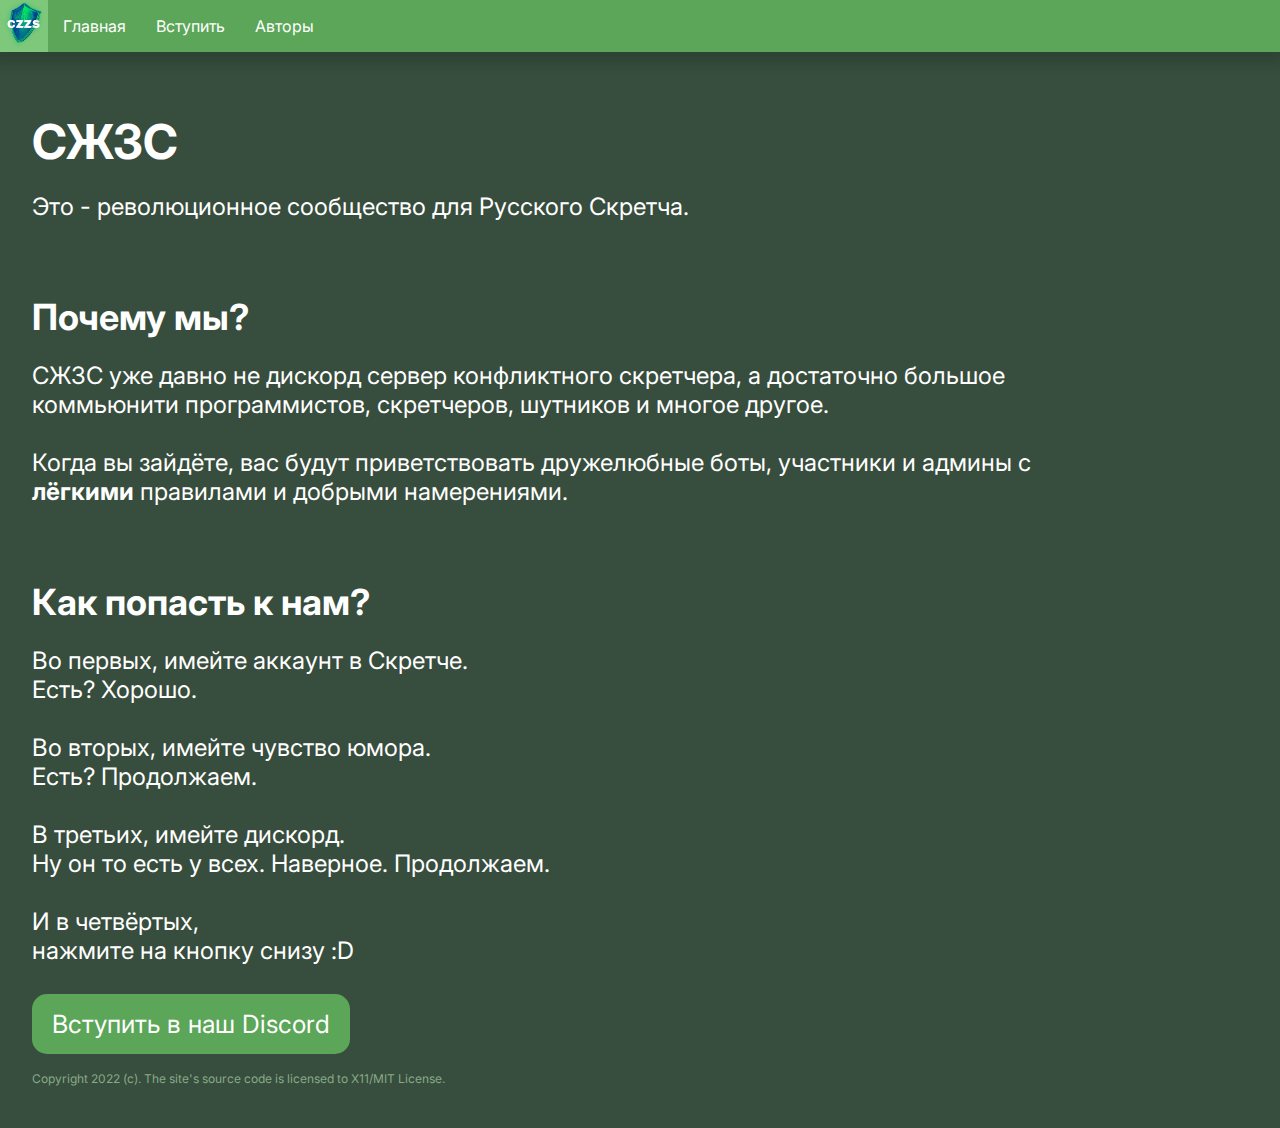
<file: index.html>
<!doctype html>
<html lang="ru">

<head>
  <meta charset="utf-8">
  <link rel="icon" href="img/icons/favicon.png">
  <link rel="stylesheet" href="styles.css">
  <title>СЖЗС</title>
</head>

<body>
  <!-- навбар из списка -->
  <ul class="nav">
    <li class="logo"><a href="/"><img src="img/icons/icon.png" width="48px"></img></a></li>
	<li><a href="/">Главная</a></li>
	<li><a href="https://discord.gg/mNNcTwp5gt">Вступить</a></li>
	<li><a href="creators.html">Авторы</a></li>
  </ul>
  
  <div class="container">
    <h1 class="small-h1">СЖЗС</h1>
	<p>Это - революционное сообщество для Русского Скретча.</p>
	<br class="small-br">
	
	<h2>Почему мы?</h2>
	<p>СЖЗС уже давно не дискорд сервер конфликтного скретчера, а достаточно большое<br>
	коммьюнити программистов, скретчеров, шутников и многое другое.<br>
	<br>
	Когда вы зайдёте, вас будут приветствовать дружелюбные боты, участники и админы с<br>
	<strong>лёгкими</strong> правилами и добрыми намерениями.</p>
	<br class="small-br">
	
	<h2>Как попасть к нам?</h2>
	<p>Во первых, имейте аккаунт в Скретче.<br>
	Есть? Хорошо.<br>
	<br>
	Во вторых, имейте чувство юмора.<br>
	Есть? Продолжаем.<br>
	<br>
	В третьих, имейте дискорд.<br>
	Ну он то есть у всех. Наверное. Продолжаем.<br>
	<br>
	И в четвёртых,<br>
	нажмите на кнопку снизу :D<br>
	</p><br>
	<a class="button" href="https://discord.gg/mNNcTwp5gt">Вступить в наш Discord</a>
	<br>
	<br>
	<p class="low-p">Copyright 2022 (c). The site's source code is licensed to X11/MIT License.</p>
	<br>
  </div>
</body>

</html>
</file>
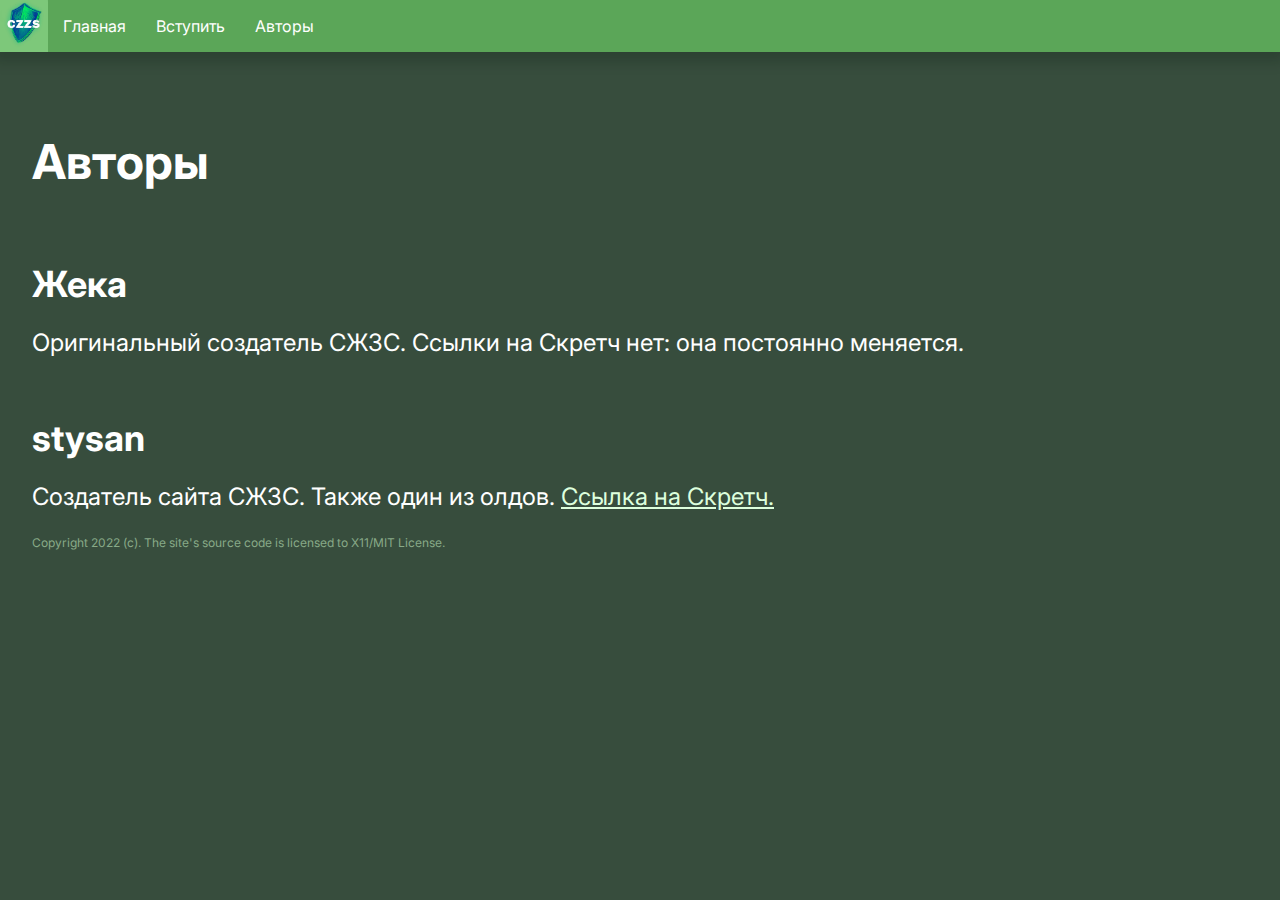
<file: creators.html>
<!doctype html>
<html lang="ru">

<head>
  <meta charset="utf-8">
  <link rel="icon" href="img/icons/favicon.png">
  <link rel="stylesheet" href="styles.css">
  <title>СЖЗС</title>
</head>

<body>
  <!-- навбар из списка -->
  <ul class="nav">
    <li class="logo"><a href="/"><img src="img/icons/icon.png" width="48px"></img></a></li>
	<li><a href="/">Главная</a></li>
	<li><a href="https://discord.gg/mNNcTwp5gt">Вступить</a></li>
	<li><a href="/creators.html">Авторы</a></li>
  </ul>
  
  <div class="container">
    <br>
    <h1 class="small-h1">Авторы</h1>
	<br class="small-br">
	
	<h2>Жека</h2>
	<p>Оригинальный создатель СЖЗС. Ссылки на Скретч нет: она постоянно меняется.<br>
	<br>
	<h2>stysan</h2>
	<p>Создатель сайта СЖЗС. Также один из олдов. <a href="https://scratch.mit.edu/users/stysan" class="real">Ссылка на Скретч.</a></p>
	<p class="low-p">Copyright 2022 (c). The site's source code is licensed to X11/MIT License.</p>
	<br>
  </div>
</body>

</html>
</file>
<file: styles.css>
/* шрифт с гугл фонтс */
@import url('https://fonts.googleapis.com/css2?family=Inter:wght@300;400;500&display=swap');

/* тело страницы */
body {
  margin: 0;
  color: #fff;
  background: #374d3d;
  font-family: 'Inter', sans-serif;
}
.container {
  position: relative;
  top: 50px;
  margin: auto;
  width: 95%;
  padding: 10px;
}

/* навбар */
.nav {
  list-style-type: none;
  margin: 0;
  padding: 0;
  overflow: hidden;
  background: #5ba658;
  -webkit-box-shadow: -1px 4px 12px 6px rgba(0, 26, 11, 0.2);
  -moz-box-shadow: -1px 4px 12px 6px rgba(0, 26, 11, 0.2);
  box-shadow: -1px 4px 12px 6px rgba(0, 26, 11, 0.2);
  top: 0;
  width: 100%;
}

li {
  float: left;
}
li a {
  display: block;
  color: #fff;
  text-align: center;
  text-decoration: none;
}
li:not(.logo) a {
  padding: 15.5px 15px;
}
li a:hover:not(.active) {
  background-color: #7dc87a;
}
.active {
  background-color: #7dc87a;
}

/* текст */
h1 {
  height: 48px;
  font-size: 48px;
}
h2 {
  height: 36px;
  font-size: 36px;
}
.small-br {
   display: block;
   margin: 5px 0;
}
.small-h1 {
  margin-top: 0 !important;
}
p {
  font-size: 24px;
}
.low-p {
  font-size: 12px;
  color: #8a8;
}

/* плюшки такие как кнопки */
.button {
  padding: 15px 20px;
  border-radius: 15px;
  height: 20px;
  background: #5ba658;
  color: white;
  font-size: 25px;
  text-decoration: none;
}
.button:hover {
  background: #7dc87a;
  cursor: pointer;
}

.real:link { color: #dfd; }
.real:visited { color: #dfd; }
.real:hover { color: #fff; }
.real:active { color: #aad; }
</file>
